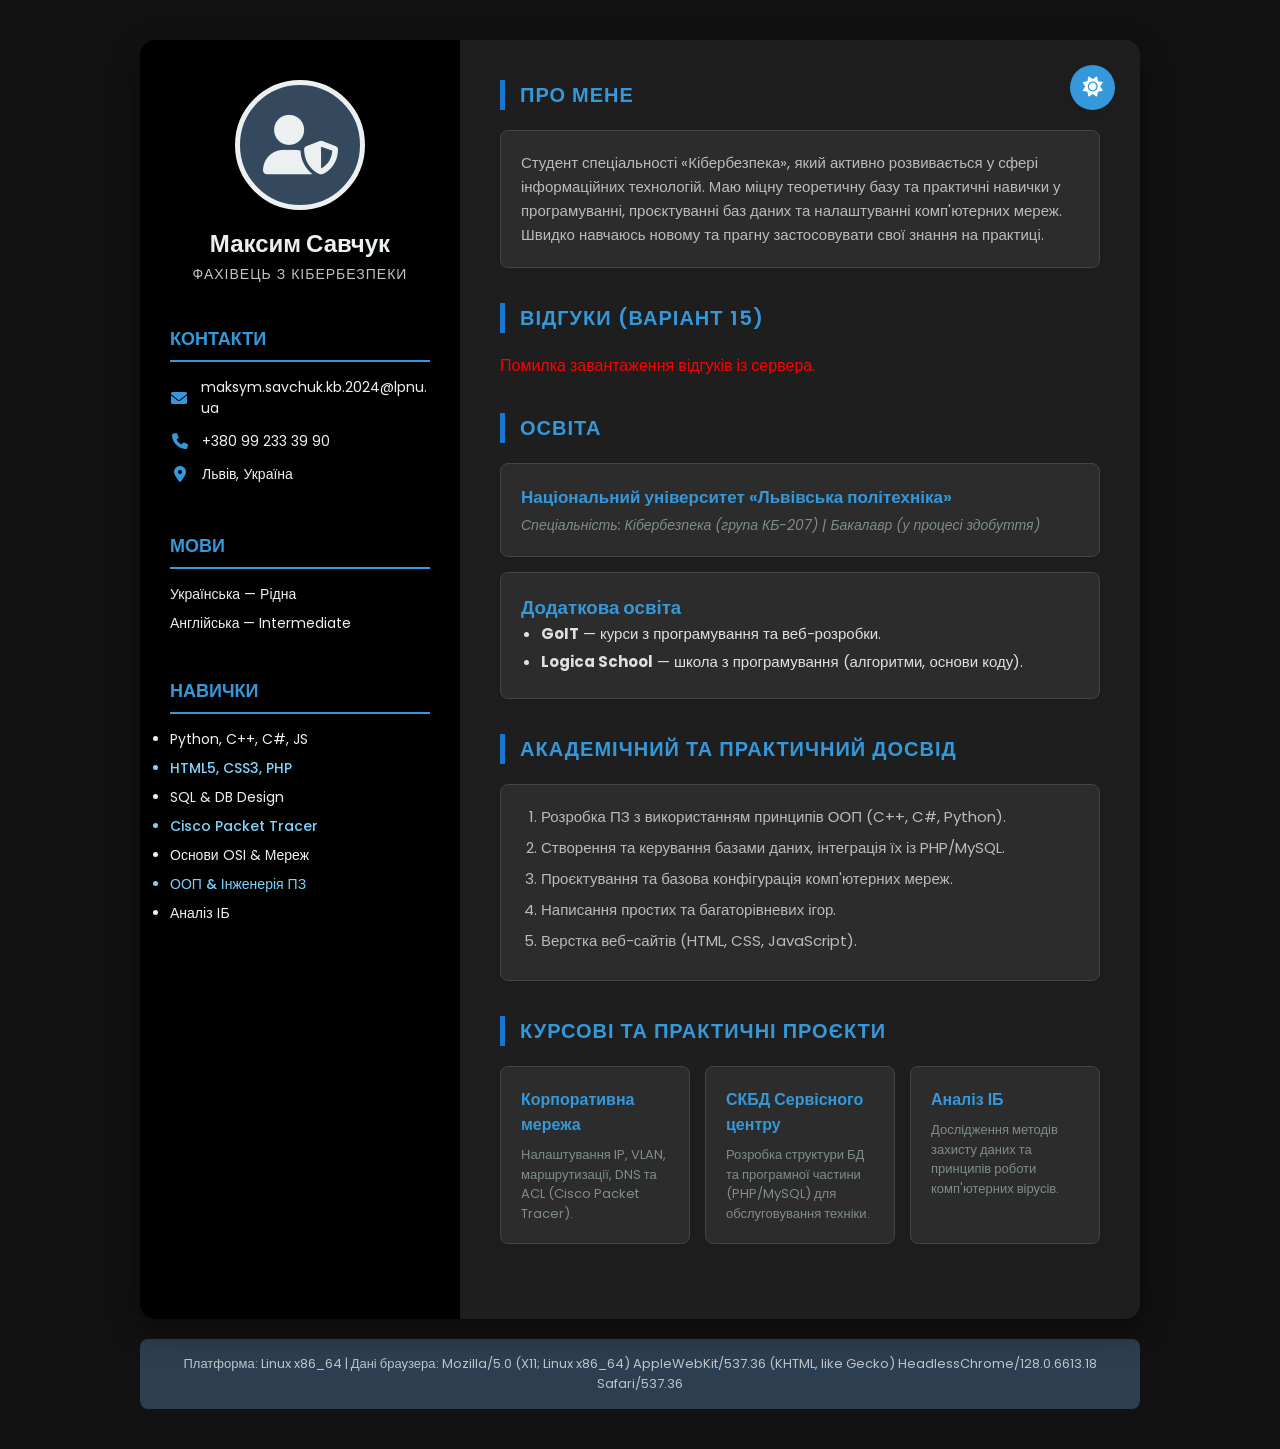
<file: public/index.html>
<!DOCTYPE html>
<html lang="uk">
<head>
    <meta charset="UTF-8">
    <meta name="viewport" content="width=device-width, initial-scale=1.0">
    <title>Резюме - Савчук Максим</title>
    <link href="https://fonts.googleapis.com/css2?family=Poppins:wght@300;400;500;600;700&display=swap" rel="stylesheet">
    <link rel="stylesheet" href="https://cdnjs.cloudflare.com/ajax/libs/font-awesome/6.0.0/css/all.min.css">
    <link rel="stylesheet" href="styles.css">
</head>
<body>
    
    <div class="resume-container">
        
        <button id="theme-toggle" class="theme-btn" title="Перемкнути тему">
            <i class="fas fa-moon"></i>
        </button>

        <aside class="sidebar">
            <div class="profile-section">
                <div class="profile-photo-placeholder">
                    <i class="fas fa-user-shield"></i> 
                </div>
                <h1 id="main-name">Максим Савчук</h1>
                <p class="specialty-title">Фахівець з Кібербезпеки</p>
            </div>

            <div class="sidebar-block">
                <h2 class="sidebar-title">Контакти</h2>
                <ul class="contact-list">
                    <li><i class="fas fa-envelope"></i><span>maksym.savchuk.kb.2024@lpnu.ua</span></li>
                    <li><i class="fas fa-phone"></i><span>+380 99 233 39 90</span></li>
                    <li><i class="fas fa-map-marker-alt"></i><span>Львів, Україна</span></li>
                </ul>
            </div>

            <div class="sidebar-block">
                <h2 class="sidebar-title">Мови</h2>
                <ul class="language-list">
                    <li>Українська — Рідна</li>
                    <li>Англійська — Intermediate</li>
                </ul>
            </div>

            <div class="sidebar-block">
                <h2 class="sidebar-title">Навички</h2>
                <ul class="skills-list">
                    <li>Python, C++, C#, JS</li>
                    <li>HTML5, CSS3, PHP</li>
                    <li>SQL & DB Design</li>
                    <li>Cisco Packet Tracer</li>
                    <li>Основи OSI & Мереж</li>
                    <li>ООП & Інженерія ПЗ</li>
                    <li>Аналіз ІБ</li>
                </ul>
            </div>
        </aside>

        <main class="main-content">
            <section class="content-section">
                <h2 class="section-title">Про мене</h2>
                <div class="card about-card">
                    <p>
                        Студент спеціальності «Кібербезпека», який активно розвивається у сфері інформаційних технологій. 
                        Маю міцну теоретичну базу та практичні навички у програмуванні, проєктуванні баз даних та налаштуванні комп'ютерних мереж. 
                        Швидко навчаюсь новому та прагну застосовувати свої знання на практиці.
                    </p>
                </div>
            </section>

            <section class="content-section">
                <h2 class="section-title">Відгуки (Варіант 15)</h2>
                <div id="comments-container" class="comments-grid">
                    <p class="loading-text">Завантаження відгуків із сервера...</p>
                </div>
            </section>

            <section class="content-section">
                <h2 class="section-title">Освіта</h2>
                <div class="card education-card">
                    <h3>Національний університет «Львівська політехніка»</h3>
                    <p class="education-meta">Спеціальність: Кібербезпека (група КБ-207) | Бакалавр (у процесі здобуття)</p>
                </div>
                <div class="card alternative-education">
                    <h3>Додаткова освіта</h3>
                    <ul>
                        <li><strong>GoIT</strong> — курси з програмування та веб-розробки.</li>
                        <li><strong>Logica School</strong> — школа з програмування (алгоритми, основи коду).</li>
                    </ul>
                </div>
            </section>

            <section class="content-section">
                <h2 class="section-title">Академічний та практичний досвід</h2>
                <div class="card experience-card">
                    <ol class="numbered-list">
                        <li>Розробка ПЗ з використанням принципів ООП (C++, C#, Python).</li>
                        <li>Створення та керування базами даних, інтеграція їх із PHP/MySQL.</li>
                        <li>Проєктування та базова конфігурація комп'ютерних мереж.</li>
                        <li>Написання простих та багаторівневих ігор.</li>
                        <li>Верстка веб-сайтів (HTML, CSS, JavaScript).</li> 
                    </ol>
                </div>
            </section>

            <section class="content-section">
                <h2 class="section-title">Курсові та практичні проєкти</h2>
                <div class="projects-container">
                    <div class="project-card">
                        <h3>Корпоративна мережа</h3>
                        <p>Налаштування IP, VLAN, маршрутизації, DNS та ACL (Cisco Packet Tracer).</p>
                    </div>
                    <div class="project-card">
                        <h3>СКБД Сервісного центру</h3>
                        <p>Розробка структури БД та програмної частини (PHP/MySQL) для обслуговування техніки.</p>
                    </div>
                    <div class="project-card">
                        <h3>Аналіз ІБ</h3>
                        <p>Дослідження методів захисту даних та принципів роботи комп'ютерних вірусів.</p>
                    </div>
                </div>
            </section>
        </main>
    </div>

    <footer class="system-footer">
        <p id="browser-info">Отримання даних про систему...</p>
    </footer>

    <div id="feedback-modal" class="modal-backdrop">
        <div class="modal-box">
            <span class="close-modal">&times;</span>
            <h2>Зворотний зв'язок</h2>
            <form class="feedback-form">
                <input type="text" name="name" placeholder="Ваше ім'я" required>
                <input type="email" name="email" placeholder="Ваш Email" required>
                <input type="tel" name="phone" placeholder="Номер телефону" required>
                <textarea name="message" placeholder="Ваше повідомлення" required></textarea>
                <button type="submit" class="submit-btn">Відправити</button>
            </form>
        </div>
    </div>

    <script src="script.js"></script>
</body>
</html>
</file>
<file: public/styles.css>
* {
    box-sizing: border-box;
    margin: 0;
    padding: 0;
}

body {
    background-color: #f0f2f5; 
    font-family: 'Poppins', sans-serif; 
    color: #333333;
    display: flex;
    flex-direction: column; 
    align-items: center;    
    padding: 40px 20px;
    transition: background-color 0.3s ease;
}

h2, h3 {
    color: #2c3e50;
    font-weight: 600;
}

.resume-container {
    display: flex; 
    background-color: #ffffff;
    max-width: 1000px; 
    width: 100%;
    border-radius: 15px; 
    box-shadow: 0 10px 30px rgba(0, 0, 0, 0.1); 
    overflow: hidden; 
    position: relative;
    transition: background-color 0.3s ease, box-shadow 0.3s ease;
}

.sidebar {
    width: 32%; 
    background-color: #2c3e50; 
    color: #ecf0f1;
    display: flex; 
    flex-direction: column;
    padding: 40px 30px; 
    transition: background-color 0.3s ease;
}

.profile-section {
    text-align: center;
    margin-bottom: 40px;
}

.profile-photo-placeholder {
    width: 130px;
    height: 130px;
    background-color: #34495e;
    border-radius: 50%; 
    margin: 0 auto 20px auto;
    display: flex;
    justify-content: center;
    align-items: center;
    font-size: 60px;
    color: #ecf0f1;
    border: 5px solid #ecf0f1;
}

#main-name {
    font-size: 24px;
    font-weight: 700;
    margin-bottom: 5px;
    line-height: 1.2;
}

.specialty-title {
    font-size: 14px;
    color: #bdc3c7;
    text-transform: uppercase;
    letter-spacing: 1px;
}

.sidebar-block {
    margin-bottom: 35px;
}

.sidebar-title {
    color: #ffffff;
    font-size: 18px;
    text-transform: uppercase;
    border-bottom: 2px solid #3498db; 
    padding-bottom: 8px;
    margin-bottom: 15px;
}

.contact-list, .language-list { list-style: none; }

.contact-list li {
    display: flex; 
    align-items: center;
    margin-bottom: 12px;
    font-size: 14px;
}

.contact-list i {
    color: #3498db; 
    margin-right: 12px;
    font-size: 16px;
    width: 20px;
    text-align: center;
}

.contact-list span { word-break: break-all; }

.language-list li, .skills-list li {
    font-size: 14px;
    margin-bottom: 8px;
}

.main-content {
    width: 68%;
    padding: 40px;
}

.content-section {
    margin-bottom: 35px;
}

.section-title {
    font-size: 20px;
    text-transform: uppercase;
    letter-spacing: 1px;
    color: #1976d2;
    margin-bottom: 20px;
    border-left: 5px solid #1976d2; 
    padding-left: 15px;
}

.card {
    background-color: #ffffff;
    border: 1px solid #e1e8ed; 
    border-radius: 8px; 
    padding: 20px; 
    margin-bottom: 15px; 
    box-shadow: 0 2px 5px rgba(0, 0, 0, 0.03); 
    transition: background-color 0.3s ease, border-color 0.3s ease;
}

.about-card p {
    font-size: 15px;
    line-height: 1.6;
    color: #555555;
}

.education-card h3 {
    font-size: 17px;
    margin-bottom: 5px;
}

.education-meta {
    font-size: 14px;
    color: #7f8c8d;
    font-style: italic;
}

.alternative-education ul {
    list-style-type: disc;
    margin-left: 20px;
    font-size: 15px;
}

.alternative-education li { margin-bottom: 5px; }

.experience-card ol {
    margin-left: 20px;
    font-size: 15px;
    color: #555555;
}

.projects-container {
    display: flex; 
    flex-wrap: wrap; 
    gap: 15px; 
}

.project-card {
    background-color: #ffffff;
    border: 1px solid #3498db; 
    border-radius: 8px;
    padding: 20px;
    width: calc(33.333% - 10px); 
    box-shadow: 0 3px 6px rgba(0, 0, 0, 0.05);
    transition: transform 0.3s ease, box-shadow 0.3s ease, background-color 0.3s ease; 
}

.project-card h3 {
    font-size: 16px;
    color: #3498db;
    margin-bottom: 8px;
}

.project-card p {
    font-size: 13px;
    color: #7f8c8d;
    line-height: 1.5;
}

.project-card:hover {
    transform: translateY(-5px); 
    box-shadow: 0 10px 20px rgba(0, 0, 0, 0.1);
    background-color: #f7fbfe;
}

.skills-list li:nth-child(even) {
    color: #7dd3fc; 
    font-weight: 500;
}

.numbered-list li { margin-bottom: 8px; }


.theme-btn {
    position: absolute;
    top: 25px;
    right: 25px;
    background-color: #3498db;
    color: white;
    border: none;
    width: 45px;
    height: 45px;
    border-radius: 50%;
    font-size: 20px;
    cursor: pointer;
    box-shadow: 0 4px 10px rgba(0,0,0,0.1);
    transition: background-color 0.3s;
}
.theme-btn:hover { background-color: #1976d2; }

.api-comment {
    background-color: #f8f9fa;
    border-left: 4px solid #3498db;
    padding: 15px;
    margin-bottom: 12px;
    border-radius: 4px;
}
.api-comment strong {
    color: #2c3e50;
    font-size: 14px;
}
.api-comment p {
    margin-top: 5px;
    font-size: 13px;
    color: #555;
}

.system-footer {
    width: 100%;
    max-width: 1000px;
    margin-top: 20px;
    background-color: #2c3e50;
    color: #bdc3c7;
    text-align: center;
    padding: 15px;
    border-radius: 8px;
    font-size: 13px;
}

.modal-backdrop {
    display: none;
    position: fixed;
    top: 0; left: 0; width: 100%; height: 100%;
    background-color: rgba(0, 0, 0, 0.6);
    z-index: 1000;
    backdrop-filter: blur(3px);
}
.modal-box {
    background-color: #ffffff;
    max-width: 400px;
    width: 90%;
    margin: 10vh auto;
    padding: 30px;
    border-radius: 12px;
    position: relative;
    box-shadow: 0 10px 40px rgba(0,0,0,0.2);
}
.close-modal {
    position: absolute;
    top: 15px;
    right: 20px;
    font-size: 28px;
    color: #7f8c8d;
    cursor: pointer;
}
.close-modal:hover { color: #e74c3c; }

.feedback-form input, .feedback-form textarea {
    width: 100%;
    padding: 12px;
    margin-bottom: 15px;
    border: 1px solid #ddd;
    border-radius: 6px;
    font-family: inherit;
}
.feedback-form textarea { height: 100px; resize: none; }
.submit-btn {
    width: 100%;
    background-color: #1976d2;
    color: white;
    padding: 12px;
    border: none;
    border-radius: 6px;
    font-weight: 600;
    cursor: pointer;
    font-family: inherit;
}
.submit-btn:hover { background-color: #1565c0; }

body.dark-theme {
    background-color: #121212;
    color: #e0e0e0;
}
body.dark-theme .resume-container {
    background-color: #1e1e1e;
    box-shadow: 0 10px 30px rgba(0, 0, 0, 0.5);
}
body.dark-theme .sidebar {
    background-color: #000000;
}
body.dark-theme h2, body.dark-theme h3 {
    color: #3498db;
}
body.dark-theme .card, body.dark-theme .project-card {
    background-color: #2c2c2c;
    border-color: #444;
}
body.dark-theme .about-card p, body.dark-theme .experience-card ol {
    color: #bbb;
}
body.dark-theme .project-card:hover {
    background-color: #383838;
}
body.dark-theme .api-comment {
    background-color: #2c2c2c;
}
body.dark-theme .api-comment strong {
    color: #7dd3fc;
}
body.dark-theme .api-comment p {
    color: #ccc;
}
body.dark-theme .modal-box {
    background-color: #1e1e1e;
}
body.dark-theme .feedback-form input, body.dark-theme .feedback-form textarea {
    background-color: #2c2c2c;
    border-color: #444;
    color: #fff;
}
</file>
